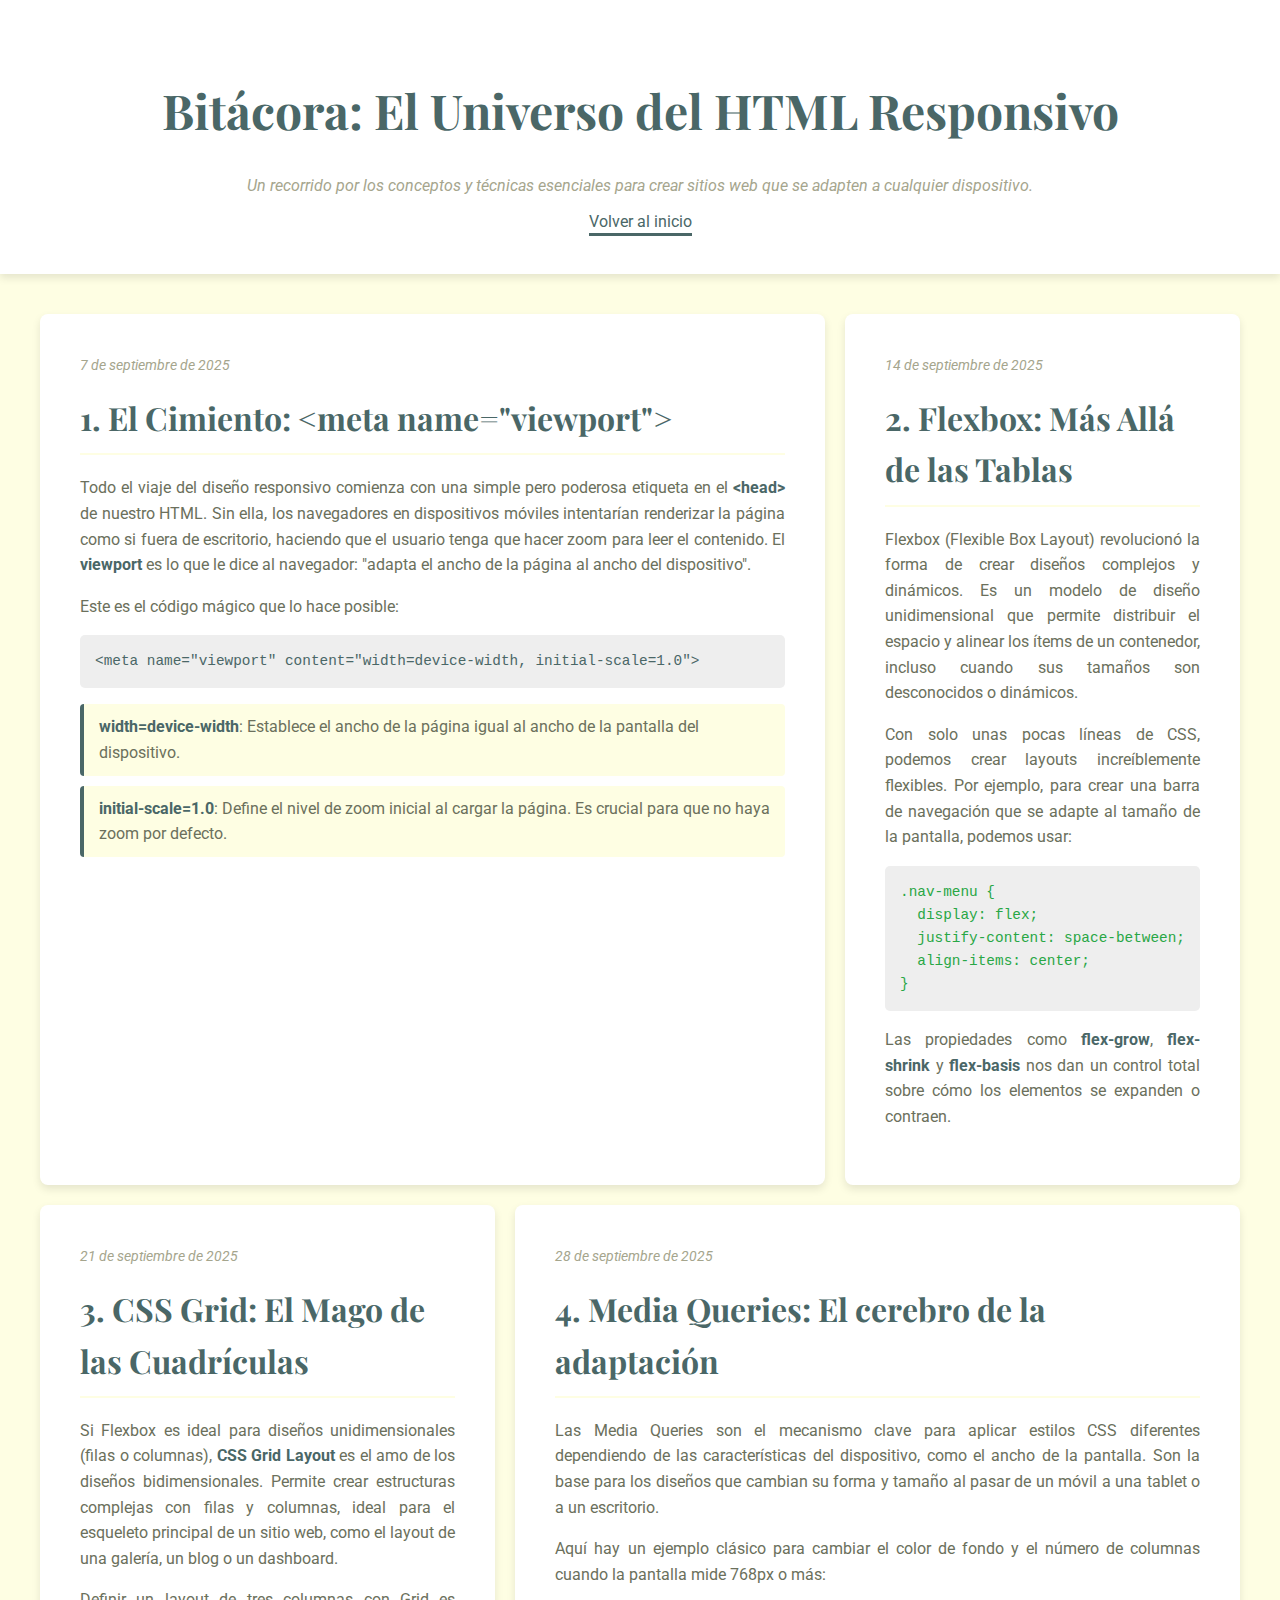
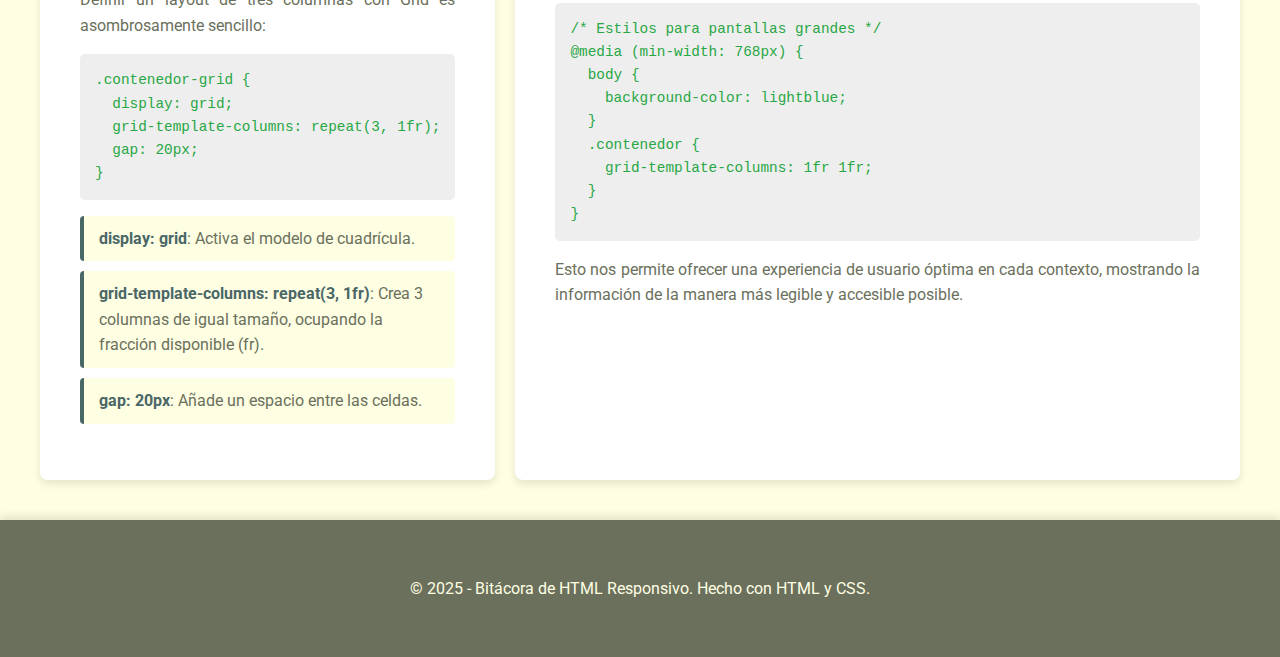
<file: ia.html>
<!DOCTYPE html>
<html lang="es">
<head>
    <meta charset="UTF-8">
    <meta name="viewport" content="width=device-width, initial-scale=1.0">
    <title>Bitácora: El Universo del HTML Responsivo</title>
    <link rel="preconnect" href="https://fonts.googleapis.com">
    <link rel="preconnect" href="https://fonts.gstatic.com" crossorigin>
    <link href="https://fonts.googleapis.com/css2?family=Roboto:wght@400;700&family=Playfair+Display:ital,wght@0,400;0,700;1,400&display=swap" rel="stylesheet">
    <style>
        /* Estilos generales */
        :root {
            --color-principal: #6b705c; /* Verde oscuro */
            --color-secundario: #a5a58d; /* Verde claro */
            --color-acento: #4a6767; /* Verde azulado */
            --color-fondo: #fefee3; /* Crema */
            --color-tarjeta: #fff;
            --fuente-principal: 'Roboto', sans-serif;
            --fuente-titulo: 'Playfair Display', serif;
        }

        body {
            font-family: var(--fuente-principal);
            line-height: 1.6;
            margin: 0;
            padding: 0;
            background-color: var(--color-fondo);
            color: var(--color-principal);
        }

        .contenedor {
            max-width: 1200px;
            margin: 0 auto;
            padding: 20px;
        }

        h1, h2, h3 {
            font-family: var(--fuente-titulo);
            color: var(--color-principal);
        }

        h1 {
            text-align: center;
            font-size: 2.5em;
            color: var(--color-acento);
            margin-bottom: 0.5em;
        }

        header {
            background: white;
            padding: 20px;
            box-shadow: 0 4px 8px rgba(0, 0, 0, 0.1);
            margin-bottom: 20px;
            text-align: center;
        }

        header p {
            font-style: italic;
            color: var(--color-secundario);
            max-width: 800px;
            margin: 10px auto;
        }

        header a{
            position: relative;
            text-decoration: none;
            color: var(--color-acento);
        }

        header a::after{
            content: '';
            position: absolute;
            width: 100%;
            height: 3px;
            bottom: -5px;
            left: 0;
            background: var(--color-acento);
            z-index: 1;
        }

        main {
            display: grid;
            grid-template-columns: 1fr;
            gap: 20px;
        }

        .entrada-bitacora {
            background: var(--color-tarjeta);
            padding: 30px;
            border-radius: 8px;
            box-shadow: 0 4px 8px rgba(0, 0, 0, 0.1);
        }

        .entrada-bitacora h2 {
            font-size: 2em;
            margin-top: 0;
            border-bottom: 2px solid var(--color-fondo);
            padding-bottom: 10px;
            margin-bottom: 20px;
            color: var(--color-acento);
        }

        .entrada-bitacora .fecha {
            font-style: italic;
            color: var(--color-secundario);
            display: block;
            margin-bottom: 15px;
            font-size: 0.9em;
        }

        .entrada-bitacora p {
            text-align: justify;
        }

        .entrada-bitacora ul {
            list-style-type: none;
            padding-left: 0;
        }

        .entrada-bitacora li {
            background-color: var(--color-fondo);
            padding: 10px 15px;
            border-left: 4px solid var(--color-acento);
            margin-bottom: 10px;
            border-radius: 4px;
        }

        .codigo {
            background-color: #eee;
            padding: 15px;
            border-radius: 5px;
            overflow-x: auto;
            font-family: 'Courier New', Courier, monospace;
            font-size: 0.9em;
            white-space: pre;
            color: #c7254e;
        }

        .codigo-html {
            color: #4a6767;
        }

        .codigo-css {
            color: #28a745;
        }

        .resaltado {
            font-weight: bold;
            color: var(--color-acento);
        }

        footer {
            text-align: center;
            padding: 20px;
            background: var(--color-principal);
            color: var(--color-fondo);
            margin-top: 20px;
            box-shadow: 0 -4px 8px rgba(0, 0, 0, 0.1);
        }

        /* Media Queries para diseño responsivo */
        @media (min-width: 768px) {
            main {
                grid-template-columns: 1fr 1fr;
            }

            .entrada-bitacora {
                padding: 40px;
            }

            h1 {
                font-size: 3em;
            }
        }

        @media (min-width: 1024px) {
            main {
                grid-template-columns: repeat(3, 1fr);
            }

            .entrada-bitacora:nth-child(1),
            .entrada-bitacora:nth-child(4) {
                grid-column: span 2;
            }
        }
    </style>
</head>
<body>

    <header>
        <div class="contenedor">
            <h1>Bitácora: El Universo del HTML Responsivo</h1>
            <p>Un recorrido por los conceptos y técnicas esenciales para crear sitios web que se adapten a cualquier dispositivo.</p>
            <a href="index.html">Volver al inicio</a>
        </div>
    </header>

    <main class="contenedor">

        <article class="entrada-bitacora">
            <span class="fecha">7 de septiembre de 2025</span>
            <h2>1. El Cimiento: &lt;meta name="viewport"&gt;</h2>
            <p>Todo el viaje del diseño responsivo comienza con una simple pero poderosa etiqueta en el <span class="resaltado">&lt;head&gt;</span> de nuestro HTML. Sin ella, los navegadores en dispositivos móviles intentarían renderizar la página como si fuera de escritorio, haciendo que el usuario tenga que hacer zoom para leer el contenido. El <span class="resaltado">viewport</span> es lo que le dice al navegador: "adapta el ancho de la página al ancho del dispositivo".</p>
            <p>Este es el código mágico que lo hace posible:</p>
            <pre class="codigo"><span class="codigo-html">&lt;meta name="viewport" content="width=device-width, initial-scale=1.0"&gt;</span></pre>
            <ul>
                <li><span class="resaltado">width=device-width</span>: Establece el ancho de la página igual al ancho de la pantalla del dispositivo.</li>
                <li><span class="resaltado">initial-scale=1.0</span>: Define el nivel de zoom inicial al cargar la página. Es crucial para que no haya zoom por defecto.</li>
            </ul>
        </article>

        <article class="entrada-bitacora">
            <span class="fecha">14 de septiembre de 2025</span>
            <h2>2. Flexbox: Más Allá de las Tablas</h2>
            <p>Flexbox (Flexible Box Layout) revolucionó la forma de crear diseños complejos y dinámicos. Es un modelo de diseño unidimensional que permite distribuir el espacio y alinear los ítems de un contenedor, incluso cuando sus tamaños son desconocidos o dinámicos.</p>
            <p>Con solo unas pocas líneas de CSS, podemos crear layouts increíblemente flexibles. Por ejemplo, para crear una barra de navegación que se adapte al tamaño de la pantalla, podemos usar:</p>
            <pre class="codigo"><span class="codigo-css">.nav-menu {
  display: flex;
  justify-content: space-between;
  align-items: center;
}</span></pre>
            <p>Las propiedades como <span class="resaltado">flex-grow</span>, <span class="resaltado">flex-shrink</span> y <span class="resaltado">flex-basis</span> nos dan un control total sobre cómo los elementos se expanden o contraen.</p>
        </article>

        <article class="entrada-bitacora">
            <span class="fecha">21 de septiembre de 2025</span>
            <h2>3. CSS Grid: El Mago de las Cuadrículas</h2>
            <p>Si Flexbox es ideal para diseños unidimensionales (filas o columnas), <span class="resaltado">CSS Grid Layout</span> es el amo de los diseños bidimensionales. Permite crear estructuras complejas con filas y columnas, ideal para el esqueleto principal de un sitio web, como el layout de una galería, un blog o un dashboard.</p>
            <p>Definir un layout de tres columnas con Grid es asombrosamente sencillo:</p>
            <pre class="codigo"><span class="codigo-css">.contenedor-grid {
  display: grid;
  grid-template-columns: repeat(3, 1fr);
  gap: 20px;
}</span></pre>
            <ul>
                <li><span class="resaltado">display: grid</span>: Activa el modelo de cuadrícula.</li>
                <li><span class="resaltado">grid-template-columns: repeat(3, 1fr)</span>: Crea 3 columnas de igual tamaño, ocupando la fracción disponible (fr).</li>
                <li><span class="resaltado">gap: 20px</span>: Añade un espacio entre las celdas.</li>
            </ul>
        </article>

        <article class="entrada-bitacora">
            <span class="fecha">28 de septiembre de 2025</span>
            <h2>4. Media Queries: El cerebro de la adaptación</h2>
            <p>Las Media Queries son el mecanismo clave para aplicar estilos CSS diferentes dependiendo de las características del dispositivo, como el ancho de la pantalla. Son la base para los diseños que cambian su forma y tamaño al pasar de un móvil a una tablet o a un escritorio.</p>
            <p>Aquí hay un ejemplo clásico para cambiar el color de fondo y el número de columnas cuando la pantalla mide 768px o más:</p>
            <pre class="codigo"><span class="codigo-css">/* Estilos para pantallas grandes */
@media (min-width: 768px) {
  body {
    background-color: lightblue;
  }
  .contenedor {
    grid-template-columns: 1fr 1fr;
  }
}</span></pre>
            <p>Esto nos permite ofrecer una experiencia de usuario óptima en cada contexto, mostrando la información de la manera más legible y accesible posible.</p>
        </article>

    </main>

    <footer>
        <div class="contenedor">
            <p>&copy; 2025 - Bitácora de HTML Responsivo. Hecho con HTML y CSS.</p>
        </div>
    </footer>

</body>
</html>
</file>
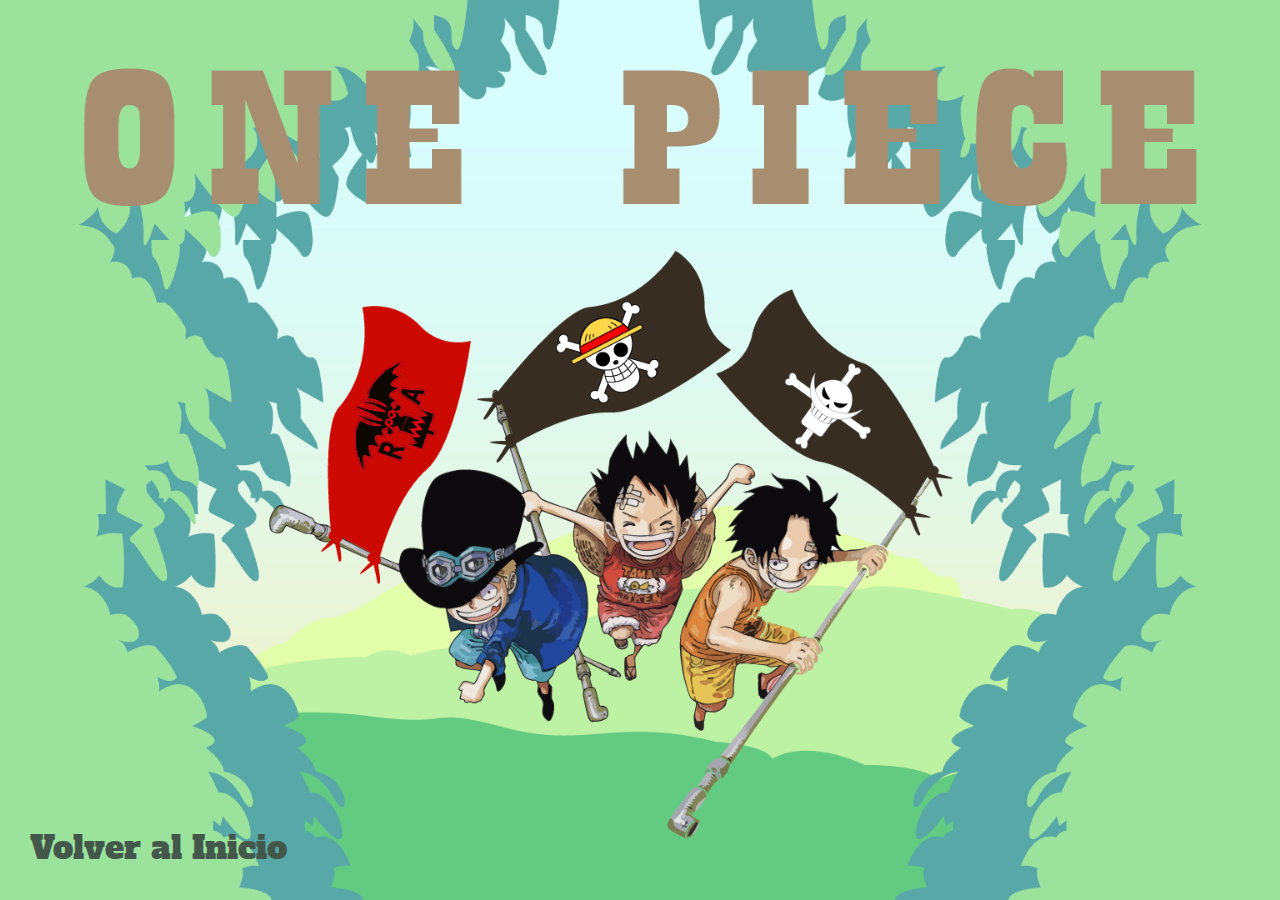
<file: parallax.html>
<!DOCTYPE html>
<html lang="en">
<head>
    <meta charset="UTF-8">
    <meta name="viewport" content="width=device-width, initial-scale=1.0">
    <title>BITACORA | Efecto parallax</title>
    <style>
        @import url('https://fonts.googleapis.com/css2?family=Alfa+Slab+One&display=swap');
        *{
            padding: 0;
            margin: 0;
            box-sizing: border-box;
            font-family: Alfa Slab One;
        }
        .contenedor{
            width: 100vw;
            height: 100vh;
            background-color: #bce4ff;
            background-image: url("parallax_img/montañas.png");
            background-position: center;
            background-size: cover;
        }
        .capa{
            position: absolute;
            width: 100%;
            height: 100%;
            background-position: center;
            background-size: 110vw 100vh;
            background-repeat: no-repeat;
        }
        .arbolA{
            background-image: url("parallax_img/arboles_oscu.png");
            z-index: 1;
            background-size: 110vw 100vh;
        }
        .arbolB{
            background-image: url("parallax_img/arboles.png");
            z-index: 2;
            filter: hue-rotate(-15deg);
        }
        .personajes{
            background-image: url("parallax_img/personajes.png");
            z-index: 1;
            background-size: cover;
        }
        .letras{
            background-image: url("parallax_img/letras.png");
            z-index: 3;
            background-size: 130vw 60vh;
            height: 60%;
        }
        .volver{
            z-index: 3;
            align-content: end;
            text-align: center;
            padding: 20px;
        }
        .volver a{
            position: relative;
            text-decoration: none;
            font-size: 2em;
            color: rgb(67, 87, 75);
        }
        @media (min-width:1024px) {
            .volver{
                text-align: left;
                padding: 30px;
            }
            .volver a::after{
                content: '';
                position: absolute;
                width: 100%;
                height: 5px;
                background: rgb(67, 87, 75);
                left: 0;
                bottom: 0;
                transition: all 0.5s ease;
                transform: scaleX(0);
            }
            .volver a:hover::after{
                transform: scaleX(1);
            }
        }
    </style>
</head>
<body>
    <div class="contenedor">
        <div class="capa arbolA"></div>
        <div class="capa arbolB"></div>
        <div class="capa personajes"></div>
        <div class="capa letras"></div>
        <div class="capa volver"><a href="index.html">Volver al Inicio</a></div>
    </div>
</body>

</html>
</file>
